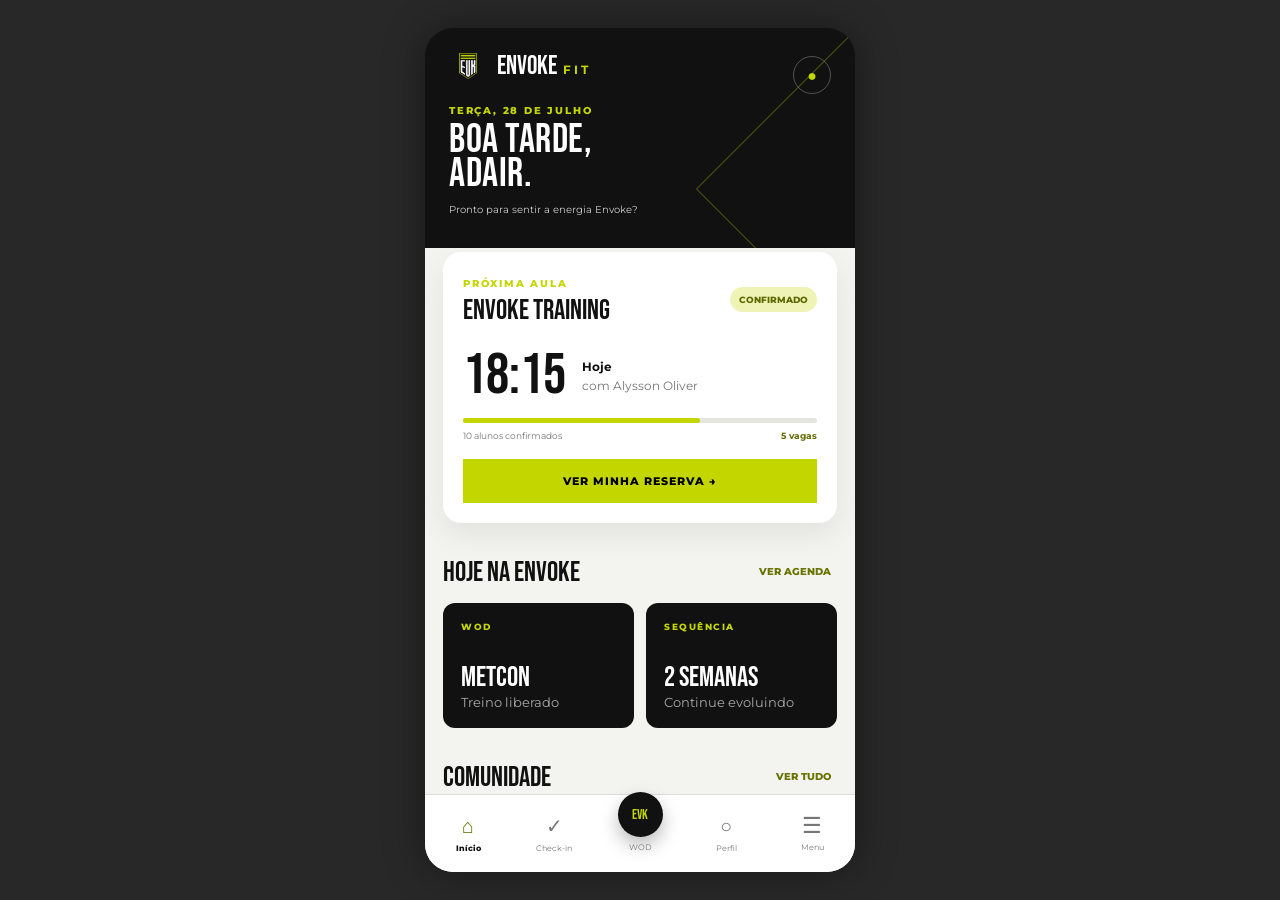
<file: index.html>
<!doctype html>
<html lang="pt-BR">
<head>
  <meta charset="utf-8">
  <meta name="viewport" content="width=device-width, initial-scale=1">
  <meta name="theme-color" content="#111111">
  <title>Envoke Fit — Protótipo</title>
  <link rel="preconnect" href="https://fonts.googleapis.com">
  <link rel="preconnect" href="https://fonts.gstatic.com" crossorigin>
  <link href="https://fonts.googleapis.com/css2?family=Bebas+Neue&family=Montserrat:wght@400;500;600;700;800&display=swap" rel="stylesheet">
  <link rel="stylesheet" href="styles.css">
</head>
<body>
  <main class="phone" aria-label="Protótipo do aplicativo Envoke Fit">
    <section class="screen active" id="home" data-screen="home">
      <header class="hero">
        <div class="brand">
          <img src="assets/brand/logo-evk-shield.png" alt="EVK">
          <div>
            <span>ENVOKE</span>
            <strong>FIT</strong>
          </div>
        </div>
        <button class="icon-button" aria-label="Notificações">●</button>
        <div class="hero-copy">
          <p>TERÇA, 28 DE JULHO</p>
          <h1>Boa tarde,<br>Adair.</h1>
          <span>Pronto para sentir a energia Envoke?</span>
        </div>
      </header>

      <div class="content home-content">
        <section class="next-class">
          <div class="section-heading">
            <div>
              <span class="eyebrow">PRÓXIMA AULA</span>
              <h2>Envoke Training</h2>
            </div>
            <span class="status">CONFIRMADO</span>
          </div>
          <div class="class-time">
            <strong>18:15</strong>
            <div><b>Hoje</b><span>com Alysson Oliver</span></div>
          </div>
          <div class="capacity"><i style="width: 67%"></i></div>
          <div class="capacity-label"><span>10 alunos confirmados</span><b>5 vagas</b></div>
          <button class="primary" data-go="checkin">VER MINHA RESERVA →</button>
        </section>

        <section>
          <div class="section-heading">
            <h2>Hoje na Envoke</h2>
            <button class="text-button" data-go="checkin">VER AGENDA</button>
          </div>
          <div class="quick-grid">
            <button class="quick-card" data-go="wod"><span>WOD</span><strong>Metcon</strong><small>Treino liberado</small></button>
            <button class="quick-card"><span>SEQUÊNCIA</span><strong>2 semanas</strong><small>Continue evoluindo</small></button>
          </div>
        </section>

        <section class="community">
          <div class="section-heading"><h2>Comunidade</h2><button class="text-button">VER TUDO</button></div>
          <div class="post">
            <div class="post-top"><div class="avatar">DS</div><div><b>Danielle Siqueira</b><span>Há 2 horas</span></div></div>
            <div class="event-art"><span>18 JUL • 09:00</span><strong>ENVOKE<br>IN MOLHES</strong><em>Novos desafios.<br>Mesma energia.</em></div>
            <div class="post-actions"><button>♡ 3 CURTIDAS</button><button>COMENTAR</button></div>
          </div>
        </section>
      </div>
    </section>

    <section class="screen" id="checkin" data-screen="checkin">
      <header class="page-header">
        <span class="eyebrow">AGENDA</span>
        <h1>Reserve seu treino</h1>
        <p>Escolha um horário e garanta sua vaga.</p>
      </header>
      <div class="date-strip" aria-label="Seleção de dia">
        <button><small>SEG</small><b>27</b></button>
        <button class="selected"><small>TER</small><b>28</b></button>
        <button><small>QUA</small><b>29</b></button>
        <button><small>QUI</small><b>30</b></button>
        <button><small>SEX</small><b>31</b></button>
      </div>
      <div class="content schedule">
        <div class="filter-row"><span>6 horários disponíveis</span><button class="filter">⌁ FILTRAR</button></div>
        <article class="class-row"><time>06:00</time><div><b>Envoke Training</b><span>Alysson Oliver</span></div><span class="spots">13 vagas</span><button>+</button></article>
        <article class="class-row"><time>07:00</time><div><b>Envoke Training</b><span>Alysson Oliver</span></div><span class="spots">13 vagas</span><button>+</button></article>
        <article class="class-row"><time>09:00</time><div><b>Envoke Training</b><span>Alysson Oliver</span></div><span class="spots warning">Última vaga</span><button>+</button></article>
        <article class="class-row reserved"><time>18:15</time><div><b>Envoke Training</b><span>Alysson Oliver</span></div><span class="spots">Confirmado</span><button>✓</button></article>
        <article class="class-row"><time>19:15</time><div><b>Envoke Training</b><span>Alysson Oliver</span></div><span class="spots">15 vagas</span><button>+</button></article>
      </div>
    </section>

    <section class="screen" id="wod" data-screen="wod">
      <header class="page-header wod-header">
        <span class="eyebrow">TREINO DO DIA</span>
        <h1>Metcon</h1>
        <p>28 de julho • Envoke Training 30</p>
      </header>
      <div class="content workout">
        <div class="coach-note"><span>COACH MOBILITY</span><p>Priorize a qualidade do movimento. Adapte a carga sempre que necessário.</p></div>
        <article>
          <span class="workout-number">01</span>
          <div><h2>Aquecimento</h2><p>3 rounds</p><ul><li>60 m Overhead Carry</li><li>10 Ground to Overhead</li><li>10 Halos</li></ul></div>
        </article>
        <article>
          <span class="workout-number">02</span>
          <div><h2>Skill bar</h2><p>Técnica</p><ul><li>Hang Power Clean & Jerk</li></ul></div>
        </article>
        <article>
          <span class="workout-number">03</span>
          <div><h2>WOD</h2><p>EMOM • 24 rounds</p><ul><li>20 Back Squats</li><li>Máx. Box Jump / Step Up</li><li>20 Double Kettlebell Deadlift</li><li>Máx. Double / Single Under</li></ul></div>
        </article>
        <button class="primary">REGISTRAR RESULTADO →</button>
      </div>
    </section>

    <section class="screen" id="profile" data-screen="profile">
      <header class="profile-header">
        <div class="profile-photo">AM</div>
        <span class="eyebrow">ATLETA ENVOKE</span>
        <h1>Adair Melo Junior</h1>
        <p>Plano ativo • Válido até 19 jan. 2027</p>
      </header>
      <div class="content">
        <div class="stats">
          <div><strong>14</strong><span>NÍVEL</span></div>
          <div><strong>06</strong><span>CHECK-INS</span></div>
          <div><strong>02</strong><span>SEMANAS</span></div>
        </div>
        <section>
          <div class="section-heading"><h2>Sua semana</h2><span class="status">1 DE 6</span></div>
          <div class="week">
            <span>D<b></b></span><span>S<b class="done">✓</b></span><span>T<b></b></span><span>Q<b></b></span><span>Q<b></b></span><span>S<b></b></span><span>S<b></b></span>
          </div>
        </section>
        <div class="profile-links">
          <button>Histórico de treinos <b>→</b></button>
          <button>Recordes pessoais <b>→</b></button>
          <button>Avaliações físicas <b>→</b></button>
          <button>Contrato e pagamentos <b>→</b></button>
          <button>Configurações <b>→</b></button>
        </div>
      </div>
    </section>

    <section class="screen" id="menu" data-screen="menu">
      <header class="page-header menu-header">
        <span class="eyebrow">SUA CONTA</span>
        <h1>Menu</h1>
        <p>Acesse seus treinos, serviços e configurações.</p>
      </header>
      <div class="content">
        <div class="menu-user">
          <div class="avatar">AM</div>
          <div><strong>Adair Melo Junior</strong><span>Plano ativo</span></div>
          <button data-go="profile">VER PERFIL →</button>
        </div>
        <div class="menu-group">
          <span>TREINO</span>
          <button data-go="wod">Treino do dia <b>→</b></button>
          <button>Histórico de treinos <b>→</b></button>
          <button>Recordes pessoais <b>→</b></button>
          <button>Timer <b>→</b></button>
        </div>
        <div class="menu-group">
          <span>SERVIÇOS</span>
          <button>Contrato e pagamentos <b>→</b></button>
          <button>Avaliações físicas <b>→</b></button>
          <button>Fale com a Envoke <b>→</b></button>
        </div>
        <div class="menu-group">
          <span>CONTA</span>
          <button>Configurações <b>→</b></button>
          <button class="logout">Sair</button>
        </div>
      </div>
    </section>

    <nav class="bottom-nav" aria-label="Navegação principal">
      <button class="active" data-go="home"><span>⌂</span>Início</button>
      <button data-go="checkin"><span>✓</span>Check-in</button>
      <button class="wod-button" data-go="wod"><span>EVK</span>WOD</button>
      <button data-go="profile"><span>○</span>Perfil</button>
      <button data-go="menu"><span class="hamburger">☰</span>Menu</button>
    </nav>
  </main>
  <script src="app.js"></script>
</body>
</html>
</file>
<file: styles.css>
:root{--lime:#c4d600;--white:#fff;--black:#111;--graphite:#1a1a1a;--muted:#747474;--line:#deded8;--paper:#f3f3ef}
*{box-sizing:border-box}
html,body{height:100%}
body{margin:0;background:#282828;font-family:Montserrat,Arial,sans-serif;color:var(--black);overflow:hidden}
button{font:inherit;cursor:pointer}
.phone{width:min(100%,430px);height:100dvh;margin:auto;background:var(--paper);position:relative;overflow-x:hidden;overflow-y:auto;overscroll-behavior:contain;scrollbar-width:none;box-shadow:0 0 40px #0006}
.phone::-webkit-scrollbar{display:none}
.screen{display:none;min-height:calc(100% - 78px)}.screen.active{display:block}
.hero{height:220px;background:var(--black);color:#fff;padding:16px 24px;position:relative;overflow:hidden}
.hero:after,.page-header:after{content:"";position:absolute;width:250px;height:250px;border:1px solid #c4d60055;transform:rotate(45deg);right:-145px;top:35px}
.brand{display:flex;align-items:center;gap:10px}.brand img{width:38px;height:44px;object-fit:contain}.brand div{display:flex;align-items:baseline;gap:6px}.brand span{font:26px "Bebas Neue"}.brand strong{color:var(--lime);font-size:12px;letter-spacing:3px}
.icon-button{position:absolute;right:24px;top:28px;border:1px solid #ffffff44;background:transparent;color:var(--lime);border-radius:50%;width:38px;height:38px}
.hero-copy{position:absolute;left:24px;top:76px}.hero-copy p{margin:0}.hero-copy p,.eyebrow{color:var(--lime);font-size:10px;font-weight:800;letter-spacing:1.8px}.hero-copy h1,.page-header h1,.profile-header h1{font:40px/0.86 "Bebas Neue";letter-spacing:.5px;margin:6px 0}.hero-copy span{font-size:10px;color:#ccc}
.content{padding:22px 18px}.home-content{margin-top:-18px;position:relative}.next-class{background:#fff;border-radius:18px;padding:20px;box-shadow:0 12px 30px #00000012;margin-bottom:30px}
.section-heading{display:flex;justify-content:space-between;align-items:center;gap:12px;margin-bottom:14px}.section-heading h2{font:28px "Bebas Neue";margin:3px 0 0}.status{font-size:9px;font-weight:800;color:#5d6800;background:#eff4b6;padding:7px 9px;border-radius:20px;white-space:nowrap}
.class-time{display:flex;align-items:center;gap:16px}.class-time>strong{font:58px "Bebas Neue"}.class-time div{display:flex;flex-direction:column;font-size:12px}.class-time span{color:var(--muted);margin-top:4px}
.capacity{height:5px;background:#e5e5df;border-radius:4px;margin-top:8px}.capacity i{display:block;height:100%;background:var(--lime);border-radius:4px}.capacity-label{display:flex;justify-content:space-between;color:var(--muted);font-size:9px;margin:7px 0 18px}.capacity-label b{color:#606800}
.primary{width:100%;padding:15px;border:0;background:var(--lime);font-size:11px;font-weight:800;letter-spacing:1px}
.text-button{border:0;background:none;color:#697300;font-size:10px;font-weight:800}.quick-grid{display:grid;grid-template-columns:1fr 1fr;gap:12px;margin-bottom:30px}.quick-card{text-align:left;border:0;background:var(--black);color:#fff;padding:18px;border-radius:12px;min-height:125px;display:flex;flex-direction:column}.quick-card span{color:var(--lime);font-size:9px;font-weight:800;letter-spacing:1.5px}.quick-card strong{font:28px "Bebas Neue";margin-top:auto}.quick-card small{color:#aaa}
.post{background:#fff;border-radius:14px;overflow:hidden}.post-top{display:flex;gap:10px;align-items:center;padding:14px}.avatar{width:36px;height:36px;border-radius:50%;background:var(--lime);display:grid;place-items:center;font-size:11px;font-weight:800}.post-top div:last-child{display:flex;flex-direction:column;font-size:11px}.post-top span{color:var(--muted);font-size:9px;margin-top:3px}.event-art{height:250px;background:linear-gradient(135deg,#050505,#172008);color:#fff;padding:25px;display:flex;flex-direction:column;justify-content:center;position:relative}.event-art:after{content:"///";position:absolute;right:18px;top:15px;color:var(--lime);font-size:30px}.event-art span{color:var(--lime);font-size:10px;font-weight:800}.event-art strong{font:54px/.8 "Bebas Neue";margin:18px 0}.event-art em{color:var(--lime);font-style:normal;font-weight:700}.post-actions{display:flex;justify-content:space-between;padding:12px}.post-actions button{border:0;background:none;color:#777;font-size:10px;font-weight:700}
.page-header{background:var(--black);color:#fff;padding:38px 24px 25px;position:relative;overflow:hidden}.page-header h1{font-size:44px;margin:6px 0}.page-header p{font-size:11px;color:#aaa;margin:0}.date-strip{display:flex;background:#fff;padding:12px 8px;justify-content:space-around}.date-strip button{border:0;background:transparent;display:flex;flex-direction:column;gap:4px;align-items:center;padding:8px 12px;border-radius:30px}.date-strip small{font-size:8px}.date-strip b{font-size:16px}.date-strip .selected{background:var(--lime)}
.filter-row{display:flex;justify-content:space-between;align-items:center;color:var(--muted);font-size:10px;margin-bottom:12px}.filter{border:1px solid #bbb;background:#fff;border-radius:20px;padding:7px 10px;font-size:9px;font-weight:800}.class-row{display:grid;grid-template-columns:58px 1fr auto 34px;gap:10px;align-items:center;background:#fff;border-radius:12px;padding:15px 12px;margin-bottom:9px}.class-row time{font:27px "Bebas Neue"}.class-row div{display:flex;flex-direction:column}.class-row div b{font-size:11px}.class-row div span{font-size:9px;color:var(--muted);margin-top:4px}.spots{font-size:8px;color:#637000;font-weight:700}.spots.warning{color:#a34324}.class-row button{width:30px;height:30px;border-radius:50%;border:0;background:var(--black);color:var(--lime)}.class-row.reserved{border:2px solid var(--lime)}.class-row.reserved button{background:var(--lime);color:var(--black)}
.wod-header{background:linear-gradient(135deg,#111,#232a13)}.coach-note{border-left:4px solid var(--lime);padding:8px 12px;margin-bottom:20px;background:#fff}.coach-note span{font-size:9px;color:#6c7600;font-weight:800}.coach-note p{font-size:10px;line-height:1.6;margin:5px 0}.workout article{display:grid;grid-template-columns:45px 1fr;padding:18px 0;border-top:1px solid var(--line)}.workout-number{font:30px "Bebas Neue";color:var(--lime)}.workout h2{font:27px "Bebas Neue";margin:0}.workout article p{font-size:9px;color:#6b7500;font-weight:800;text-transform:uppercase}.workout ul{padding-left:17px;font-size:11px;line-height:1.8}
.profile-header{text-align:center;background:var(--black);color:#fff;padding:38px 20px 30px}.profile-photo{width:86px;height:86px;margin:auto;border:3px solid var(--lime);border-radius:50%;display:grid;place-items:center;font:30px "Bebas Neue";background:#252525}.profile-header .eyebrow{display:block;margin-top:13px}.profile-header h1{font-size:39px;margin:6px 0}.profile-header p{color:#aaa;font-size:10px}.stats{display:grid;grid-template-columns:repeat(3,1fr);background:#fff;border-radius:14px;margin-top:-38px;margin-bottom:25px;box-shadow:0 10px 25px #0001}.stats div{text-align:center;padding:17px 5px}.stats div+div{border-left:1px solid var(--line)}.stats strong{font:30px "Bebas Neue";display:block}.stats span{font-size:8px;color:var(--muted)}.week{display:flex;justify-content:space-between}.week span{text-align:center;font-size:9px;color:var(--muted)}.week b{width:36px;height:36px;border-radius:50%;display:grid;place-items:center;background:#ddd;margin-top:6px;color:#111}.week .done{background:var(--lime)}.profile-links{margin-top:26px;border-top:1px solid var(--line)}.profile-links button{width:100%;border:0;border-bottom:1px solid var(--line);background:transparent;text-align:left;padding:17px 4px;font-size:11px;font-weight:600}.profile-links b{float:right;color:#6e7800}
.menu-user{display:grid;grid-template-columns:44px 1fr auto;align-items:center;gap:11px;background:#fff;border-radius:14px;padding:14px;margin-bottom:24px}.menu-user .avatar{width:44px;height:44px}.menu-user div:nth-child(2){display:flex;flex-direction:column}.menu-user strong{font-size:11px}.menu-user span{font-size:9px;color:#687300;margin-top:4px}.menu-user button{border:0;background:none;color:#687300;font-size:8px;font-weight:800}.menu-group{margin-bottom:24px}.menu-group>span{display:block;color:#6c7600;font-size:9px;font-weight:800;letter-spacing:1.5px;margin:0 4px 7px}.menu-group button{width:100%;border:0;border-bottom:1px solid var(--line);background:transparent;text-align:left;padding:15px 4px;font-size:11px;font-weight:600}.menu-group button b{float:right;color:#6e7800}.menu-group .logout{color:#9b2c1f}
.bottom-nav{position:sticky;bottom:0;left:0;right:0;height:78px;background:#fff;border-top:1px solid #ddd;display:grid;grid-template-columns:repeat(5,1fr);z-index:20}.bottom-nav button{border:0;background:none;color:#777;font-size:8px;display:flex;flex-direction:column;align-items:center;justify-content:center;gap:5px}.bottom-nav button span{font-size:20px}.bottom-nav button.active{color:#111;font-weight:800}.bottom-nav button.active:not(.wod-button) span{color:#687200}.bottom-nav .wod-button span{width:45px;height:45px;background:#111;color:var(--lime);border-radius:50%;display:grid;place-items:center;font:14px "Bebas Neue";margin-top:-24px;box-shadow:0 8px 18px #0004}.bottom-nav .hamburger{font-size:22px;line-height:1}
@media (min-width:600px){body{padding:28px 0}.phone{height:min(860px,calc(100dvh - 56px));border-radius:28px}}
</file>
<file: prototype/styles.css>
:root{--lime:#c4d600;--white:#fff;--black:#111;--graphite:#1a1a1a;--muted:#747474;--line:#deded8;--paper:#f3f3ef}
*{box-sizing:border-box}
html,body{height:100%}
body{margin:0;background:#282828;font-family:Montserrat,Arial,sans-serif;color:var(--black);overflow:hidden}
button{font:inherit;cursor:pointer}
.phone{width:min(100%,430px);height:100dvh;margin:auto;background:var(--paper);position:relative;overflow-x:hidden;overflow-y:auto;overscroll-behavior:contain;scrollbar-width:none;box-shadow:0 0 40px #0006}
.phone::-webkit-scrollbar{display:none}
.screen{display:none;min-height:calc(100% - 78px)}.screen.active{display:block}
.hero{height:220px;background:var(--black);color:#fff;padding:16px 24px;position:relative;overflow:hidden}
.hero:after,.page-header:after{content:"";position:absolute;width:250px;height:250px;border:1px solid #c4d60055;transform:rotate(45deg);right:-145px;top:35px}
.brand{display:flex;align-items:center;gap:10px}.brand img{width:38px;height:44px;object-fit:contain}.brand div{display:flex;align-items:baseline;gap:6px}.brand span{font:26px "Bebas Neue"}.brand strong{color:var(--lime);font-size:12px;letter-spacing:3px}
.icon-button{position:absolute;right:24px;top:28px;border:1px solid #ffffff44;background:transparent;color:var(--lime);border-radius:50%;width:38px;height:38px}
.hero-copy{position:absolute;left:24px;top:76px}.hero-copy p{margin:0}.hero-copy p,.eyebrow{color:var(--lime);font-size:10px;font-weight:800;letter-spacing:1.8px}.hero-copy h1,.page-header h1,.profile-header h1{font:40px/0.86 "Bebas Neue";letter-spacing:.5px;margin:6px 0}.hero-copy span{font-size:10px;color:#ccc}
.content{padding:22px 18px}.home-content{margin-top:-18px;position:relative}.next-class{background:#fff;border-radius:18px;padding:20px;box-shadow:0 12px 30px #00000012;margin-bottom:30px}
.section-heading{display:flex;justify-content:space-between;align-items:center;gap:12px;margin-bottom:14px}.section-heading h2{font:28px "Bebas Neue";margin:3px 0 0}.status{font-size:9px;font-weight:800;color:#5d6800;background:#eff4b6;padding:7px 9px;border-radius:20px;white-space:nowrap}
.class-time{display:flex;align-items:center;gap:16px}.class-time>strong{font:58px "Bebas Neue"}.class-time div{display:flex;flex-direction:column;font-size:12px}.class-time span{color:var(--muted);margin-top:4px}
.capacity{height:5px;background:#e5e5df;border-radius:4px;margin-top:8px}.capacity i{display:block;height:100%;background:var(--lime);border-radius:4px}.capacity-label{display:flex;justify-content:space-between;color:var(--muted);font-size:9px;margin:7px 0 18px}.capacity-label b{color:#606800}
.primary{width:100%;padding:15px;border:0;background:var(--lime);font-size:11px;font-weight:800;letter-spacing:1px}
.text-button{border:0;background:none;color:#697300;font-size:10px;font-weight:800}.quick-grid{display:grid;grid-template-columns:1fr 1fr;gap:12px;margin-bottom:30px}.quick-card{text-align:left;border:0;background:var(--black);color:#fff;padding:18px;border-radius:12px;min-height:125px;display:flex;flex-direction:column}.quick-card span{color:var(--lime);font-size:9px;font-weight:800;letter-spacing:1.5px}.quick-card strong{font:28px "Bebas Neue";margin-top:auto}.quick-card small{color:#aaa}
.post{background:#fff;border-radius:14px;overflow:hidden}.post-top{display:flex;gap:10px;align-items:center;padding:14px}.avatar{width:36px;height:36px;border-radius:50%;background:var(--lime);display:grid;place-items:center;font-size:11px;font-weight:800}.post-top div:last-child{display:flex;flex-direction:column;font-size:11px}.post-top span{color:var(--muted);font-size:9px;margin-top:3px}.event-art{height:250px;background:linear-gradient(135deg,#050505,#172008);color:#fff;padding:25px;display:flex;flex-direction:column;justify-content:center;position:relative}.event-art:after{content:"///";position:absolute;right:18px;top:15px;color:var(--lime);font-size:30px}.event-art span{color:var(--lime);font-size:10px;font-weight:800}.event-art strong{font:54px/.8 "Bebas Neue";margin:18px 0}.event-art em{color:var(--lime);font-style:normal;font-weight:700}.post-actions{display:flex;justify-content:space-between;padding:12px}.post-actions button{border:0;background:none;color:#777;font-size:10px;font-weight:700}
.page-header{background:var(--black);color:#fff;padding:38px 24px 25px;position:relative;overflow:hidden}.page-header h1{font-size:44px;margin:6px 0}.page-header p{font-size:11px;color:#aaa;margin:0}.date-strip{display:flex;background:#fff;padding:12px 8px;justify-content:space-around}.date-strip button{border:0;background:transparent;display:flex;flex-direction:column;gap:4px;align-items:center;padding:8px 12px;border-radius:30px}.date-strip small{font-size:8px}.date-strip b{font-size:16px}.date-strip .selected{background:var(--lime)}
.filter-row{display:flex;justify-content:space-between;align-items:center;color:var(--muted);font-size:10px;margin-bottom:12px}.filter{border:1px solid #bbb;background:#fff;border-radius:20px;padding:7px 10px;font-size:9px;font-weight:800}.class-row{display:grid;grid-template-columns:58px 1fr auto 34px;gap:10px;align-items:center;background:#fff;border-radius:12px;padding:15px 12px;margin-bottom:9px}.class-row time{font:27px "Bebas Neue"}.class-row div{display:flex;flex-direction:column}.class-row div b{font-size:11px}.class-row div span{font-size:9px;color:var(--muted);margin-top:4px}.spots{font-size:8px;color:#637000;font-weight:700}.spots.warning{color:#a34324}.class-row button{width:30px;height:30px;border-radius:50%;border:0;background:var(--black);color:var(--lime)}.class-row.reserved{border:2px solid var(--lime)}.class-row.reserved button{background:var(--lime);color:var(--black)}
.wod-header{background:linear-gradient(135deg,#111,#232a13)}.coach-note{border-left:4px solid var(--lime);padding:8px 12px;margin-bottom:20px;background:#fff}.coach-note span{font-size:9px;color:#6c7600;font-weight:800}.coach-note p{font-size:10px;line-height:1.6;margin:5px 0}.workout article{display:grid;grid-template-columns:45px 1fr;padding:18px 0;border-top:1px solid var(--line)}.workout-number{font:30px "Bebas Neue";color:var(--lime)}.workout h2{font:27px "Bebas Neue";margin:0}.workout article p{font-size:9px;color:#6b7500;font-weight:800;text-transform:uppercase}.workout ul{padding-left:17px;font-size:11px;line-height:1.8}
.profile-header{text-align:center;background:var(--black);color:#fff;padding:38px 20px 30px}.profile-photo{width:86px;height:86px;margin:auto;border:3px solid var(--lime);border-radius:50%;display:grid;place-items:center;font:30px "Bebas Neue";background:#252525}.profile-header .eyebrow{display:block;margin-top:13px}.profile-header h1{font-size:39px;margin:6px 0}.profile-header p{color:#aaa;font-size:10px}.stats{display:grid;grid-template-columns:repeat(3,1fr);background:#fff;border-radius:14px;margin-top:-38px;margin-bottom:25px;box-shadow:0 10px 25px #0001}.stats div{text-align:center;padding:17px 5px}.stats div+div{border-left:1px solid var(--line)}.stats strong{font:30px "Bebas Neue";display:block}.stats span{font-size:8px;color:var(--muted)}.week{display:flex;justify-content:space-between}.week span{text-align:center;font-size:9px;color:var(--muted)}.week b{width:36px;height:36px;border-radius:50%;display:grid;place-items:center;background:#ddd;margin-top:6px;color:#111}.week .done{background:var(--lime)}.profile-links{margin-top:26px;border-top:1px solid var(--line)}.profile-links button{width:100%;border:0;border-bottom:1px solid var(--line);background:transparent;text-align:left;padding:17px 4px;font-size:11px;font-weight:600}.profile-links b{float:right;color:#6e7800}
.menu-user{display:grid;grid-template-columns:44px 1fr auto;align-items:center;gap:11px;background:#fff;border-radius:14px;padding:14px;margin-bottom:24px}.menu-user .avatar{width:44px;height:44px}.menu-user div:nth-child(2){display:flex;flex-direction:column}.menu-user strong{font-size:11px}.menu-user span{font-size:9px;color:#687300;margin-top:4px}.menu-user button{border:0;background:none;color:#687300;font-size:8px;font-weight:800}.menu-group{margin-bottom:24px}.menu-group>span{display:block;color:#6c7600;font-size:9px;font-weight:800;letter-spacing:1.5px;margin:0 4px 7px}.menu-group button{width:100%;border:0;border-bottom:1px solid var(--line);background:transparent;text-align:left;padding:15px 4px;font-size:11px;font-weight:600}.menu-group button b{float:right;color:#6e7800}.menu-group .logout{color:#9b2c1f}
.bottom-nav{position:sticky;bottom:0;left:0;right:0;height:78px;background:#fff;border-top:1px solid #ddd;display:grid;grid-template-columns:repeat(5,1fr);z-index:20}.bottom-nav button{border:0;background:none;color:#777;font-size:8px;display:flex;flex-direction:column;align-items:center;justify-content:center;gap:5px}.bottom-nav button span{font-size:20px}.bottom-nav button.active{color:#111;font-weight:800}.bottom-nav button.active:not(.wod-button) span{color:#687200}.bottom-nav .wod-button span{width:45px;height:45px;background:#111;color:var(--lime);border-radius:50%;display:grid;place-items:center;font:14px "Bebas Neue";margin-top:-24px;box-shadow:0 8px 18px #0004}.bottom-nav .hamburger{font-size:22px;line-height:1}
@media (min-width:600px){body{padding:28px 0}.phone{height:min(860px,calc(100dvh - 56px));border-radius:28px}}
</file>
